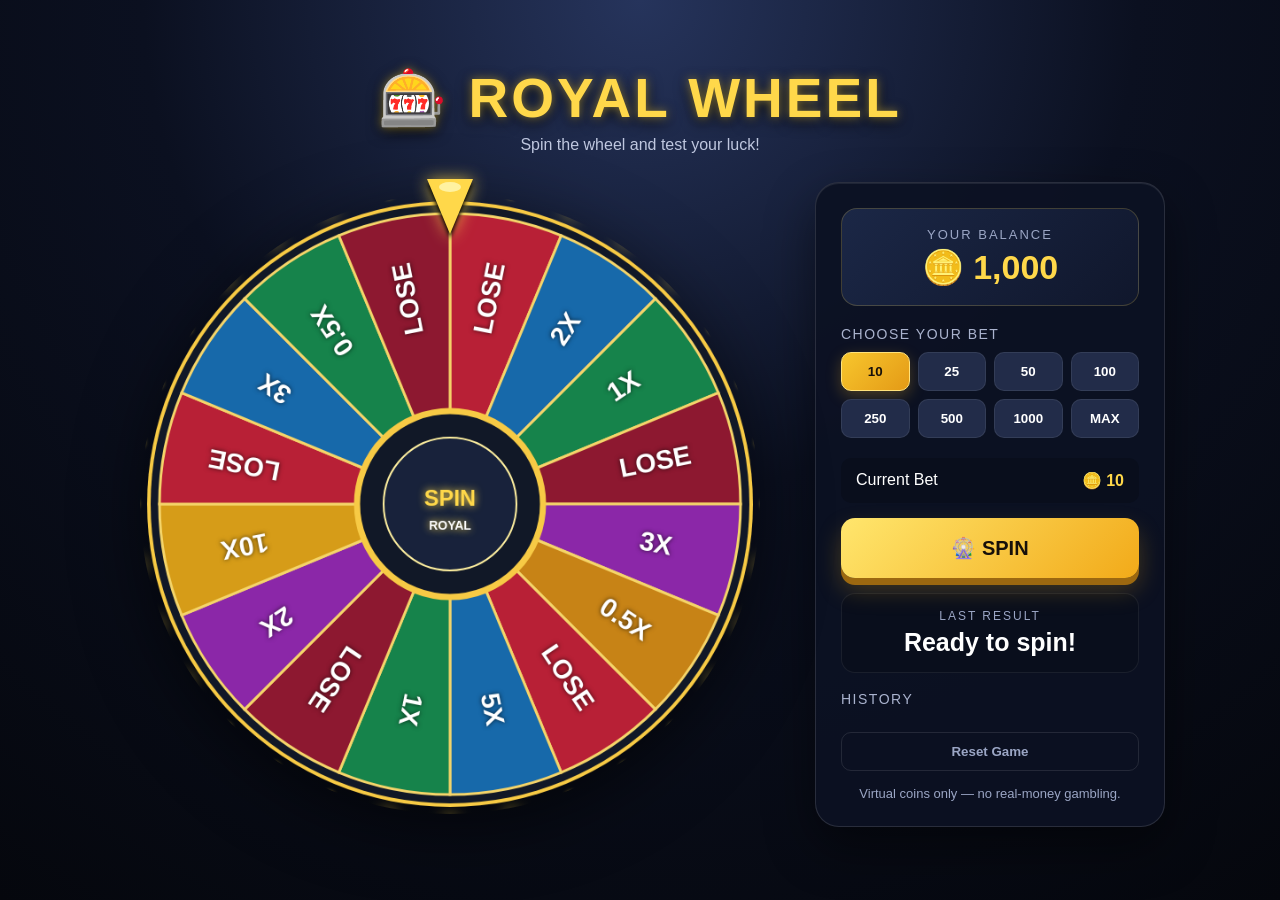
<file: index.html>
<!DOCTYPE html>
<html lang="en">
<head>
<meta charset="UTF-8">
<meta name="viewport" content="width=device-width, initial-scale=1.0">
<title>Royal Wheel Casino</title>

<style>
    * {
        box-sizing: border-box;
        margin: 0;
        padding: 0;
    }

    body {
        min-height: 100vh;
        font-family: Arial, Helvetica, sans-serif;
        background:
            radial-gradient(circle at top, #26345c 0%, #0b1020 45%, #05070d 100%);
        color: white;
        display: flex;
        justify-content: center;
        align-items: center;
        overflow-x: hidden;
    }

    .game {
        width: min(1100px, 96vw);
        padding: 25px;
    }

    .header {
        text-align: center;
        margin-bottom: 20px;
    }

    .header h1 {
        font-size: clamp(30px, 5vw, 55px);
        color: #ffd84a;
        text-shadow:
            0 0 10px rgba(255, 216, 74, .5),
            0 4px 15px #000;
        letter-spacing: 3px;
    }

    .header p {
        color: #bfc7df;
        margin-top: 5px;
    }

    .casino {
        display: grid;
        grid-template-columns: 1fr 350px;
        gap: 30px;
        align-items: center;
    }

    .wheel-area {
        position: relative;
        display: flex;
        justify-content: center;
        align-items: center;
        padding: 20px;
    }

    canvas {
        width: min(620px, 90vw);
        height: min(620px, 90vw);
        max-width: 620px;
        max-height: 620px;
        border-radius: 50%;
        filter: drop-shadow(0 15px 35px rgba(0,0,0,.6));
    }

    /* Pointer */
    .pointer {
        position: absolute;
        top: 5px;
        left: 50%;
        transform: translateX(-50%);
        z-index: 10;
        width: 0;
        height: 0;
        border-left: 23px solid transparent;
        border-right: 23px solid transparent;
        border-top: 55px solid #ffd84a;
        filter:
            drop-shadow(0 4px 2px #000)
            drop-shadow(0 0 8px rgba(255,216,74,.7));
    }

    .pointer::after {
        content: "";
        position: absolute;
        left: -11px;
        top: -52px;
        width: 22px;
        height: 10px;
        background: #fff2a1;
        border-radius: 50%;
    }

    .panel {
        background: rgba(13, 18, 35, .92);
        border: 1px solid rgba(255,255,255,.12);
        border-radius: 24px;
        padding: 25px;
        box-shadow:
            0 20px 50px rgba(0,0,0,.45),
            inset 0 1px rgba(255,255,255,.08);
    }

    .balance {
        background: linear-gradient(135deg, #1b2746, #10172c);
        border-radius: 16px;
        padding: 18px;
        text-align: center;
        margin-bottom: 20px;
        border: 1px solid rgba(255,216,74,.2);
    }

    .balance-label {
        color: #9ba6c5;
        font-size: 13px;
        text-transform: uppercase;
        letter-spacing: 2px;
    }

    .balance-value {
        font-size: 34px;
        font-weight: bold;
        color: #ffd84a;
        margin-top: 5px;
    }

    .section-title {
        font-size: 14px;
        color: #aab3ce;
        text-transform: uppercase;
        letter-spacing: 1.5px;
        margin-bottom: 10px;
    }

    .bet-buttons {
        display: grid;
        grid-template-columns: repeat(4, 1fr);
        gap: 8px;
        margin-bottom: 20px;
    }

    button {
        border: none;
        cursor: pointer;
        font-weight: bold;
        transition: .2s;
    }

    .bet-btn {
        padding: 11px 5px;
        border-radius: 10px;
        color: white;
        background: #222c49;
        border: 1px solid rgba(255,255,255,.08);
    }

    .bet-btn:hover {
        background: #304064;
        transform: translateY(-2px);
    }

    .bet-btn.active {
        background: linear-gradient(135deg, #f7c62d, #e49a16);
        color: #17100a;
        border-color: #ffe27b;
        box-shadow: 0 5px 15px rgba(255,193,35,.25);
    }

    .current-bet {
        display: flex;
        justify-content: space-between;
        align-items: center;
        background: #090e1c;
        padding: 13px 15px;
        border-radius: 10px;
        margin-bottom: 15px;
    }

    .current-bet span:last-child {
        color: #ffd84a;
        font-weight: bold;
    }

    .spin-btn {
        width: 100%;
        padding: 18px;
        border-radius: 14px;
        font-size: 20px;
        color: #17100a;
        background: linear-gradient(135deg, #ffe66d, #f2aa19);
        box-shadow:
            0 7px 0 #9c6810,
            0 12px 25px rgba(240,175,25,.25);
        margin-bottom: 15px;
    }

    .spin-btn:hover:not(:disabled) {
        transform: translateY(-2px);
        box-shadow:
            0 9px 0 #9c6810,
            0 15px 30px rgba(240,175,25,.35);
    }

    .spin-btn:active:not(:disabled) {
        transform: translateY(5px);
        box-shadow: 0 2px 0 #9c6810;
    }

    .spin-btn:disabled {
        cursor: not-allowed;
        opacity: .45;
    }

    .result {
        min-height: 80px;
        border-radius: 14px;
        padding: 15px;
        text-align: center;
        background: #090e1c;
        border: 1px solid rgba(255,255,255,.07);
    }

    .result-title {
        color: #9ba6c5;
        font-size: 12px;
        text-transform: uppercase;
        letter-spacing: 2px;
    }

    .result-value {
        margin-top: 5px;
        font-size: 25px;
        font-weight: bold;
    }

    .win {
        color: #53f08b;
    }

    .lose {
        color: #ff6074;
    }

    .history {
        margin-top: 18px;
    }

    .history-list {
        display: flex;
        flex-wrap: wrap;
        gap: 6px;
    }

    .history-item {
        min-width: 42px;
        padding: 7px;
        text-align: center;
        border-radius: 8px;
        background: #1c2640;
        font-size: 12px;
        font-weight: bold;
    }

    .history-item.win-history {
        border: 1px solid #45db7b;
        color: #62ef93;
    }

    .history-item.lose-history {
        border: 1px solid #ef5267;
        color: #ff7180;
    }

    .reset {
        width: 100%;
        padding: 11px;
        border-radius: 10px;
        background: transparent;
        color: #9ba6c5;
        border: 1px solid rgba(255,255,255,.1);
        margin-top: 15px;
    }

    .reset:hover {
        color: white;
        background: rgba(255,255,255,.05);
    }

    .message {
        text-align: center;
        color: #9ba6c5;
        font-size: 13px;
        margin-top: 15px;
    }

    @media (max-width: 850px) {
        .casino {
            grid-template-columns: 1fr;
        }

        .panel {
            max-width: 550px;
            width: 100%;
            margin: auto;
        }
    }

    @media (max-width: 500px) {
        .game {
            padding: 10px;
        }

        .wheel-area {
            padding: 5px;
        }

        .panel {
            padding: 18px;
        }

        .bet-buttons {
            grid-template-columns: repeat(2, 1fr);
        }
    }
</style>
</head>

<body>

<div class="game">

    <div class="header">
        <h1>🎰 ROYAL WHEEL</h1>
        <p>Spin the wheel and test your luck!</p>
    </div>

    <div class="casino">

        <div class="wheel-area">
            <div class="pointer"></div>
            <canvas id="wheel" width="700" height="700"></canvas>
        </div>

        <div class="panel">

            <div class="balance">
                <div class="balance-label">Your Balance</div>
                <div class="balance-value">
                    🪙 <span id="balance">1000</span>
                </div>
            </div>

            <div class="section-title">Choose your bet</div>

            <div class="bet-buttons">
                <button class="bet-btn active" data-bet="10">10</button>
                <button class="bet-btn" data-bet="25">25</button>
                <button class="bet-btn" data-bet="50">50</button>
                <button class="bet-btn" data-bet="100">100</button>
                <button class="bet-btn" data-bet="250">250</button>
                <button class="bet-btn" data-bet="500">500</button>
                <button class="bet-btn" data-bet="1000">1000</button>
                <button class="bet-btn" data-bet="custom">MAX</button>
            </div>

            <div class="current-bet">
                <span>Current Bet</span>
                <span>🪙 <span id="bet">10</span></span>
            </div>

            <button class="spin-btn" id="spinBtn">
                🎡 SPIN
            </button>

            <div class="result">
                <div class="result-title">Last Result</div>
                <div class="result-value" id="result">
                    Ready to spin!
                </div>
            </div>

            <div class="history">
                <div class="section-title">History</div>
                <div class="history-list" id="history"></div>
            </div>

            <button class="reset" id="resetBtn">
                Reset Game
            </button>

            <div class="message">
                Virtual coins only — no real-money gambling.
            </div>

        </div>

    </div>
</div>

<script>
/* ==========================================
   ROYAL WHEEL
   Virtual casino-style wheel game
   ========================================== */

const canvas = document.getElementById("wheel");
const ctx = canvas.getContext("2d");

const balanceEl = document.getElementById("balance");
const betEl = document.getElementById("bet");
const resultEl = document.getElementById("result");
const spinBtn = document.getElementById("spinBtn");
const historyEl = document.getElementById("history");
const resetBtn = document.getElementById("resetBtn");
const betButtons = document.querySelectorAll(".bet-btn");

let balance = 1000;
let currentBet = 10;
let rotation = 0;
let spinning = false;

/*
    Wheel configuration.

    multiplier:
    0 = lose
    0.5 = receive half of bet
    1 = receive original bet
    2 = win 2x
    3 = win 3x
    5 = win 5x
    10 = win 10x
*/

const sectors = [
    { label: "LOSE", multiplier: 0, color: "#b82036" },
    { label: "2X", multiplier: 2, color: "#1769aa" },
    { label: "1X", multiplier: 1, color: "#16834b" },
    { label: "LOSE", multiplier: 0, color: "#8d1830" },
    { label: "3X", multiplier: 3, color: "#8b27a8" },
    { label: "0.5X", multiplier: 0.5, color: "#c78316" },
    { label: "LOSE", multiplier: 0, color: "#b82036" },
    { label: "5X", multiplier: 5, color: "#1769aa" },
    { label: "1X", multiplier: 1, color: "#16834b" },
    { label: "LOSE", multiplier: 0, color: "#8d1830" },
    { label: "2X", multiplier: 2, color: "#8b27a8" },
    { label: "10X", multiplier: 10, color: "#d69c18" },
    { label: "LOSE", multiplier: 0, color: "#b82036" },
    { label: "3X", multiplier: 3, color: "#1769aa" },
    { label: "0.5X", multiplier: 0.5, color: "#16834b" },
    { label: "LOSE", multiplier: 0, color: "#8d1830" }
];

const segmentAngle = (Math.PI * 2) / sectors.length;


/* ==========================================
   DRAW WHEEL
   ========================================== */

function drawWheel() {

    const center = canvas.width / 2;
    const radius = canvas.width / 2 - 12;

    ctx.clearRect(0, 0, canvas.width, canvas.height);

    ctx.save();

    ctx.translate(center, center);
    ctx.rotate(rotation);

    // Outer gold ring
    ctx.beginPath();
    ctx.arc(0, 0, radius + 4, 0, Math.PI * 2);
    ctx.fillStyle = "#f7ca45";
    ctx.fill();

    // Dark border
    ctx.beginPath();
    ctx.arc(0, 0, radius, 0, Math.PI * 2);
    ctx.fillStyle = "#111827";
    ctx.fill();

    for (let i = 0; i < sectors.length; i++) {

        const start = i * segmentAngle - Math.PI / 2;
        const end = start + segmentAngle;

        const sector = sectors[i];

        // Sector
        ctx.beginPath();
        ctx.moveTo(0, 0);
        ctx.arc(0, 0, radius - 10, start, end);
        ctx.closePath();

        ctx.fillStyle = sector.color;
        ctx.fill();

        // Sector border
        ctx.strokeStyle = "#f5d56a";
        ctx.lineWidth = 3;
        ctx.stroke();

        // Text
        const textAngle = start + segmentAngle / 2;

        ctx.save();

        ctx.rotate(textAngle);

        ctx.textAlign = "center";
        ctx.textBaseline = "middle";

        ctx.font = "bold 30px Arial";
        ctx.fillStyle = "#ffffff";
        ctx.shadowColor = "rgba(0,0,0,.7)";
        ctx.shadowBlur = 5;

        ctx.fillText(
            sector.label,
            radius * 0.70,
            0
        );

        ctx.restore();
    }

    // Inner circle
    ctx.beginPath();
    ctx.arc(0, 0, 105, 0, Math.PI * 2);
    ctx.fillStyle = "#111827";
    ctx.fill();

    ctx.strokeStyle = "#f7ca45";
    ctx.lineWidth = 7;
    ctx.stroke();

    // Center decoration
    ctx.beginPath();
    ctx.arc(0, 0, 75, 0, Math.PI * 2);
    ctx.fillStyle = "#18223b";
    ctx.fill();

    ctx.strokeStyle = "#fff0a0";
    ctx.lineWidth = 2;
    ctx.stroke();

    ctx.fillStyle = "#ffd84a";
    ctx.font = "bold 25px Arial";
    ctx.textAlign = "center";
    ctx.textBaseline = "middle";
    ctx.shadowBlur = 10;
    ctx.fillText("SPIN", 0, -5);

    ctx.font = "bold 14px Arial";
    ctx.fillStyle = "#ffffff";
    ctx.fillText("ROYAL", 0, 25);

    ctx.restore();

    // Outer lights
    drawLights(center, center, radius + 20);
}


/* ==========================================
   DRAW OUTER LIGHTS
   ========================================== */

function drawLights(cx, cy, radius) {

    const lights = 32;

    for (let i = 0; i < lights; i++) {

        const angle = (Math.PI * 2 / lights) * i;

        const x = cx + Math.cos(angle) * radius;
        const y = cy + Math.sin(angle) * radius;

        ctx.beginPath();
        ctx.arc(x, y, 6, 0, Math.PI * 2);

        const pulse =
            Math.sin(Date.now() / 180 + i) > 0;

        ctx.fillStyle = pulse
            ? "#fff3a0"
            : "#d69c18";

        ctx.shadowColor = "#ffd84a";
        ctx.shadowBlur = pulse ? 18 : 5;

        ctx.fill();
    }

    ctx.shadowBlur = 0;
}


/* ==========================================
   ANIMATION LOOP
   ========================================== */

function animationLoop() {
    drawWheel();
    requestAnimationFrame(animationLoop);
}

animationLoop();


/* ==========================================
   BET BUTTONS
   ========================================== */

betButtons.forEach(button => {

    button.addEventListener("click", () => {

        if (spinning) return;

        let value = button.dataset.bet;

        if (value === "custom") {
            currentBet = balance;
        } else {
            currentBet = Number(value);
        }

        if (currentBet > balance) {
            currentBet = balance;
        }

        if (currentBet < 1) {
            currentBet = 1;
        }

        betButtons.forEach(b =>
            b.classList.remove("active")
        );

        button.classList.add("active");

        updateUI();
    });

});


/* ==========================================
   SPIN
   ========================================== */

spinBtn.addEventListener("click", spin);

function spin() {

    if (spinning) return;

    if (currentBet > balance) {
        currentBet = balance;
    }

    if (currentBet <= 0) {
        resultEl.textContent = "Game over!";
        resultEl.className = "result-value lose";
        return;
    }

    spinning = true;
    spinBtn.disabled = true;

    // Take bet
    balance -= currentBet;

    updateUI();

    resultEl.textContent = "Spinning...";
    resultEl.className = "result-value";

    /*
        Random winning sector.

        We select the sector first,
        then calculate the exact rotation
        needed to put it under the pointer.
    */

    const winningIndex =
        Math.floor(Math.random() * sectors.length);

    const segment = sectors[winningIndex];

    // Center angle of winning sector
    const targetAngle =
        winningIndex * segmentAngle +
        segmentAngle / 2;

    /*
        Pointer is at -90 degrees.

        Wheel is rotated, so we calculate
        the final rotation that places the
        selected sector under the pointer.
    */

    const desiredRotation =
        -targetAngle;

    const currentNormalized =
        rotation % (Math.PI * 2);

    let difference =
        desiredRotation - currentNormalized;

    while (difference < 0) {
        difference += Math.PI * 2;
    }

    // Add several complete rotations
    const fullSpins =
        7 + Math.floor(Math.random() * 4);

    const finalRotation =
        rotation +
        fullSpins * Math.PI * 2 +
        difference;

    const startRotation = rotation;
    const duration = 5000;

    const startTime = performance.now();

    function animate(time) {

        const elapsed = time - startTime;
        let progress = elapsed / duration;

        if (progress > 1) {
            progress = 1;
        }

        /*
            Cubic ease-out:
            Fast at first, slow at the end.
        */

        const eased =
            1 - Math.pow(1 - progress, 4);

        rotation =
            startRotation +
            (finalRotation - startRotation) *
            eased;

        if (progress < 1) {

            requestAnimationFrame(animate);

        } else {

            rotation = finalRotation;

            finishSpin(segment);
        }
    }

    requestAnimationFrame(animate);
}


/* ==========================================
   FINISH SPIN
   ========================================== */

function finishSpin(segment) {

    const bet = currentBet;

    let payout = 0;

    if (segment.multiplier > 0) {
        payout = Math.floor(
            bet * segment.multiplier
        );

        balance += payout;
    }

    let message;

    if (segment.multiplier === 0) {

        message = "💥 YOU LOST " + bet;

        resultEl.className =
            "result-value lose";

        addHistory(
            segment.label,
            false
        );

    } else {

        const profit =
            payout - bet;

        if (segment.multiplier === 1) {
            message = "😐 BREAK EVEN";
        } else {
            message =
                "🎉 WIN +" +
                profit +
                "!";
        }

        resultEl.className =
            "result-value win";

        addHistory(
            segment.label,
            true
        );
    }

    resultEl.textContent =
        message;

    spinning = false;
    spinBtn.disabled = false;

    updateUI();

    // Game over
    if (balance <= 0) {

        resultEl.textContent =
            "💀 GAME OVER";

        spinBtn.disabled = true;
    }

    // Automatically adjust bet
    if (currentBet > balance && balance > 0) {
        currentBet = balance;
        updateUI();
    }
}


/* ==========================================
   HISTORY
   ========================================== */

function addHistory(label, won) {

    const item =
        document.createElement("div");

    item.className =
        "history-item " +
        (won
            ? "win-history"
            : "lose-history");

    item.textContent = label;

    historyEl.prepend(item);

    // Keep only last 12
    while (historyEl.children.length > 12) {
        historyEl.removeChild(
            historyEl.lastChild
        );
    }
}


/* ==========================================
   UI
   ========================================== */

function updateUI() {

    balanceEl.textContent =
        balance.toLocaleString();

    betEl.textContent =
        currentBet.toLocaleString();
}


/* ==========================================
   RESET
   ========================================== */

resetBtn.addEventListener("click", () => {

    if (spinning) return;

    balance = 1000;
    currentBet = 10;
    rotation = 0;

    historyEl.innerHTML = "";

    resultEl.textContent =
        "Ready to spin!";

    resultEl.className =
        "result-value";

    betButtons.forEach(button =>
        button.classList.remove("active")
    );

    document
        .querySelector('[data-bet="10"]')
        .classList.add("active");

    spinBtn.disabled = false;

    updateUI();
});


/* ==========================================
   KEYBOARD SUPPORT
   ========================================== */

document.addEventListener("keydown", e => {

    if (e.code === "Space") {

        e.preventDefault();

        if (!spinning) {
            spin();
        }
    }
});


/* Initial UI */
updateUI();

</script>

</body>
</html>
</file>
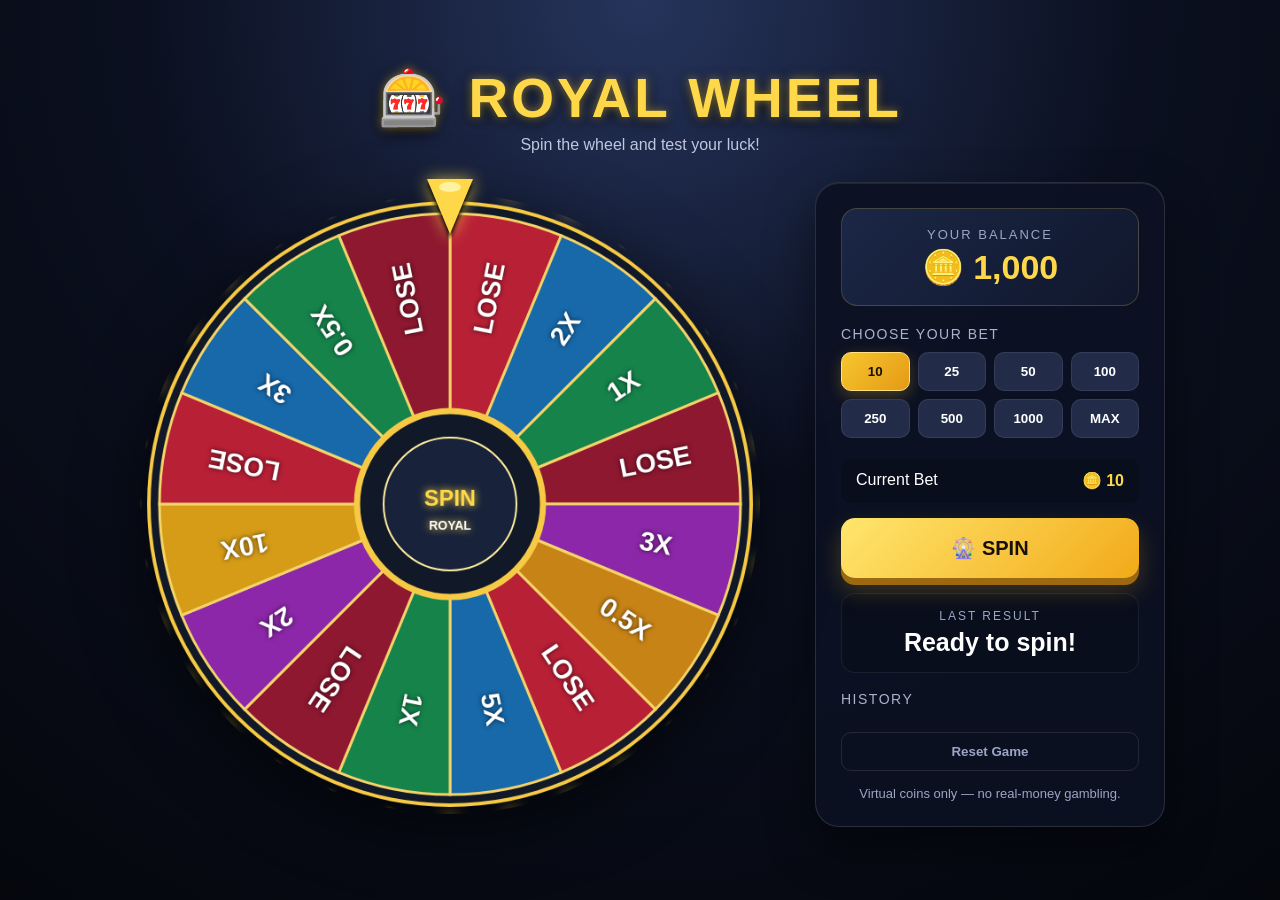
<file: game.html>
<!DOCTYPE html>
<html lang="en">
<head>
<meta charset="UTF-8">
<meta name="viewport" content="width=device-width, initial-scale=1.0">
<title>Royal Wheel Casino</title>

<style>
    * {
        box-sizing: border-box;
        margin: 0;
        padding: 0;
    }

    body {
        min-height: 100vh;
        font-family: Arial, Helvetica, sans-serif;
        background:
            radial-gradient(circle at top, #26345c 0%, #0b1020 45%, #05070d 100%);
        color: white;
        display: flex;
        justify-content: center;
        align-items: center;
        overflow-x: hidden;
    }

    .game {
        width: min(1100px, 96vw);
        padding: 25px;
    }

    .header {
        text-align: center;
        margin-bottom: 20px;
    }

    .header h1 {
        font-size: clamp(30px, 5vw, 55px);
        color: #ffd84a;
        text-shadow:
            0 0 10px rgba(255, 216, 74, .5),
            0 4px 15px #000;
        letter-spacing: 3px;
    }

    .header p {
        color: #bfc7df;
        margin-top: 5px;
    }

    .casino {
        display: grid;
        grid-template-columns: 1fr 350px;
        gap: 30px;
        align-items: center;
    }

    .wheel-area {
        position: relative;
        display: flex;
        justify-content: center;
        align-items: center;
        padding: 20px;
    }

    canvas {
        width: min(620px, 90vw);
        height: min(620px, 90vw);
        max-width: 620px;
        max-height: 620px;
        border-radius: 50%;
        filter: drop-shadow(0 15px 35px rgba(0,0,0,.6));
    }

    /* Pointer */
    .pointer {
        position: absolute;
        top: 5px;
        left: 50%;
        transform: translateX(-50%);
        z-index: 10;
        width: 0;
        height: 0;
        border-left: 23px solid transparent;
        border-right: 23px solid transparent;
        border-top: 55px solid #ffd84a;
        filter:
            drop-shadow(0 4px 2px #000)
            drop-shadow(0 0 8px rgba(255,216,74,.7));
    }

    .pointer::after {
        content: "";
        position: absolute;
        left: -11px;
        top: -52px;
        width: 22px;
        height: 10px;
        background: #fff2a1;
        border-radius: 50%;
    }

    .panel {
        background: rgba(13, 18, 35, .92);
        border: 1px solid rgba(255,255,255,.12);
        border-radius: 24px;
        padding: 25px;
        box-shadow:
            0 20px 50px rgba(0,0,0,.45),
            inset 0 1px rgba(255,255,255,.08);
    }

    .balance {
        background: linear-gradient(135deg, #1b2746, #10172c);
        border-radius: 16px;
        padding: 18px;
        text-align: center;
        margin-bottom: 20px;
        border: 1px solid rgba(255,216,74,.2);
    }

    .balance-label {
        color: #9ba6c5;
        font-size: 13px;
        text-transform: uppercase;
        letter-spacing: 2px;
    }

    .balance-value {
        font-size: 34px;
        font-weight: bold;
        color: #ffd84a;
        margin-top: 5px;
    }

    .section-title {
        font-size: 14px;
        color: #aab3ce;
        text-transform: uppercase;
        letter-spacing: 1.5px;
        margin-bottom: 10px;
    }

    .bet-buttons {
        display: grid;
        grid-template-columns: repeat(4, 1fr);
        gap: 8px;
        margin-bottom: 20px;
    }

    button {
        border: none;
        cursor: pointer;
        font-weight: bold;
        transition: .2s;
    }

    .bet-btn {
        padding: 11px 5px;
        border-radius: 10px;
        color: white;
        background: #222c49;
        border: 1px solid rgba(255,255,255,.08);
    }

    .bet-btn:hover {
        background: #304064;
        transform: translateY(-2px);
    }

    .bet-btn.active {
        background: linear-gradient(135deg, #f7c62d, #e49a16);
        color: #17100a;
        border-color: #ffe27b;
        box-shadow: 0 5px 15px rgba(255,193,35,.25);
    }

    .current-bet {
        display: flex;
        justify-content: space-between;
        align-items: center;
        background: #090e1c;
        padding: 13px 15px;
        border-radius: 10px;
        margin-bottom: 15px;
    }

    .current-bet span:last-child {
        color: #ffd84a;
        font-weight: bold;
    }

    .spin-btn {
        width: 100%;
        padding: 18px;
        border-radius: 14px;
        font-size: 20px;
        color: #17100a;
        background: linear-gradient(135deg, #ffe66d, #f2aa19);
        box-shadow:
            0 7px 0 #9c6810,
            0 12px 25px rgba(240,175,25,.25);
        margin-bottom: 15px;
    }

    .spin-btn:hover:not(:disabled) {
        transform: translateY(-2px);
        box-shadow:
            0 9px 0 #9c6810,
            0 15px 30px rgba(240,175,25,.35);
    }

    .spin-btn:active:not(:disabled) {
        transform: translateY(5px);
        box-shadow: 0 2px 0 #9c6810;
    }

    .spin-btn:disabled {
        cursor: not-allowed;
        opacity: .45;
    }

    .result {
        min-height: 80px;
        border-radius: 14px;
        padding: 15px;
        text-align: center;
        background: #090e1c;
        border: 1px solid rgba(255,255,255,.07);
    }

    .result-title {
        color: #9ba6c5;
        font-size: 12px;
        text-transform: uppercase;
        letter-spacing: 2px;
    }

    .result-value {
        margin-top: 5px;
        font-size: 25px;
        font-weight: bold;
    }

    .win {
        color: #53f08b;
    }

    .lose {
        color: #ff6074;
    }

    .history {
        margin-top: 18px;
    }

    .history-list {
        display: flex;
        flex-wrap: wrap;
        gap: 6px;
    }

    .history-item {
        min-width: 42px;
        padding: 7px;
        text-align: center;
        border-radius: 8px;
        background: #1c2640;
        font-size: 12px;
        font-weight: bold;
    }

    .history-item.win-history {
        border: 1px solid #45db7b;
        color: #62ef93;
    }

    .history-item.lose-history {
        border: 1px solid #ef5267;
        color: #ff7180;
    }

    .reset {
        width: 100%;
        padding: 11px;
        border-radius: 10px;
        background: transparent;
        color: #9ba6c5;
        border: 1px solid rgba(255,255,255,.1);
        margin-top: 15px;
    }

    .reset:hover {
        color: white;
        background: rgba(255,255,255,.05);
    }

    .message {
        text-align: center;
        color: #9ba6c5;
        font-size: 13px;
        margin-top: 15px;
    }

    @media (max-width: 850px) {
        .casino {
            grid-template-columns: 1fr;
        }

        .panel {
            max-width: 550px;
            width: 100%;
            margin: auto;
        }
    }

    @media (max-width: 500px) {
        .game {
            padding: 10px;
        }

        .wheel-area {
            padding: 5px;
        }

        .panel {
            padding: 18px;
        }

        .bet-buttons {
            grid-template-columns: repeat(2, 1fr);
        }
    }
</style>
</head>

<body>

<div class="game">

    <div class="header">
        <h1>🎰 ROYAL WHEEL</h1>
        <p>Spin the wheel and test your luck!</p>
    </div>

    <div class="casino">

        <div class="wheel-area">
            <div class="pointer"></div>
            <canvas id="wheel" width="700" height="700"></canvas>
        </div>

        <div class="panel">

            <div class="balance">
                <div class="balance-label">Your Balance</div>
                <div class="balance-value">
                    🪙 <span id="balance">1000</span>
                </div>
            </div>

            <div class="section-title">Choose your bet</div>

            <div class="bet-buttons">
                <button class="bet-btn active" data-bet="10">10</button>
                <button class="bet-btn" data-bet="25">25</button>
                <button class="bet-btn" data-bet="50">50</button>
                <button class="bet-btn" data-bet="100">100</button>
                <button class="bet-btn" data-bet="250">250</button>
                <button class="bet-btn" data-bet="500">500</button>
                <button class="bet-btn" data-bet="1000">1000</button>
                <button class="bet-btn" data-bet="custom">MAX</button>
            </div>

            <div class="current-bet">
                <span>Current Bet</span>
                <span>🪙 <span id="bet">10</span></span>
            </div>

            <button class="spin-btn" id="spinBtn">
                🎡 SPIN
            </button>

            <div class="result">
                <div class="result-title">Last Result</div>
                <div class="result-value" id="result">
                    Ready to spin!
                </div>
            </div>

            <div class="history">
                <div class="section-title">History</div>
                <div class="history-list" id="history"></div>
            </div>

            <button class="reset" id="resetBtn">
                Reset Game
            </button>

            <div class="message">
                Virtual coins only — no real-money gambling.
            </div>

        </div>

    </div>
</div>

<script>
/* ==========================================
   ROYAL WHEEL
   Virtual casino-style wheel game
   ========================================== */

const canvas = document.getElementById("wheel");
const ctx = canvas.getContext("2d");

const balanceEl = document.getElementById("balance");
const betEl = document.getElementById("bet");
const resultEl = document.getElementById("result");
const spinBtn = document.getElementById("spinBtn");
const historyEl = document.getElementById("history");
const resetBtn = document.getElementById("resetBtn");
const betButtons = document.querySelectorAll(".bet-btn");

let balance = 1000;
let currentBet = 10;
let rotation = 0;
let spinning = false;

/*
    Wheel configuration.

    multiplier:
    0 = lose
    0.5 = receive half of bet
    1 = receive original bet
    2 = win 2x
    3 = win 3x
    5 = win 5x
    10 = win 10x
*/

const sectors = [
    { label: "LOSE", multiplier: 0, color: "#b82036" },
    { label: "2X", multiplier: 2, color: "#1769aa" },
    { label: "1X", multiplier: 1, color: "#16834b" },
    { label: "LOSE", multiplier: 0, color: "#8d1830" },
    { label: "3X", multiplier: 3, color: "#8b27a8" },
    { label: "0.5X", multiplier: 0.5, color: "#c78316" },
    { label: "LOSE", multiplier: 0, color: "#b82036" },
    { label: "5X", multiplier: 5, color: "#1769aa" },
    { label: "1X", multiplier: 1, color: "#16834b" },
    { label: "LOSE", multiplier: 0, color: "#8d1830" },
    { label: "2X", multiplier: 2, color: "#8b27a8" },
    { label: "10X", multiplier: 10, color: "#d69c18" },
    { label: "LOSE", multiplier: 0, color: "#b82036" },
    { label: "3X", multiplier: 3, color: "#1769aa" },
    { label: "0.5X", multiplier: 0.5, color: "#16834b" },
    { label: "LOSE", multiplier: 0, color: "#8d1830" }
];

const segmentAngle = (Math.PI * 2) / sectors.length;


/* ==========================================
   DRAW WHEEL
   ========================================== */

function drawWheel() {

    const center = canvas.width / 2;
    const radius = canvas.width / 2 - 12;

    ctx.clearRect(0, 0, canvas.width, canvas.height);

    ctx.save();

    ctx.translate(center, center);
    ctx.rotate(rotation);

    // Outer gold ring
    ctx.beginPath();
    ctx.arc(0, 0, radius + 4, 0, Math.PI * 2);
    ctx.fillStyle = "#f7ca45";
    ctx.fill();

    // Dark border
    ctx.beginPath();
    ctx.arc(0, 0, radius, 0, Math.PI * 2);
    ctx.fillStyle = "#111827";
    ctx.fill();

    for (let i = 0; i < sectors.length; i++) {

        const start = i * segmentAngle - Math.PI / 2;
        const end = start + segmentAngle;

        const sector = sectors[i];

        // Sector
        ctx.beginPath();
        ctx.moveTo(0, 0);
        ctx.arc(0, 0, radius - 10, start, end);
        ctx.closePath();

        ctx.fillStyle = sector.color;
        ctx.fill();

        // Sector border
        ctx.strokeStyle = "#f5d56a";
        ctx.lineWidth = 3;
        ctx.stroke();

        // Text
        const textAngle = start + segmentAngle / 2;

        ctx.save();

        ctx.rotate(textAngle);

        ctx.textAlign = "center";
        ctx.textBaseline = "middle";

        ctx.font = "bold 30px Arial";
        ctx.fillStyle = "#ffffff";
        ctx.shadowColor = "rgba(0,0,0,.7)";
        ctx.shadowBlur = 5;

        ctx.fillText(
            sector.label,
            radius * 0.70,
            0
        );

        ctx.restore();
    }

    // Inner circle
    ctx.beginPath();
    ctx.arc(0, 0, 105, 0, Math.PI * 2);
    ctx.fillStyle = "#111827";
    ctx.fill();

    ctx.strokeStyle = "#f7ca45";
    ctx.lineWidth = 7;
    ctx.stroke();

    // Center decoration
    ctx.beginPath();
    ctx.arc(0, 0, 75, 0, Math.PI * 2);
    ctx.fillStyle = "#18223b";
    ctx.fill();

    ctx.strokeStyle = "#fff0a0";
    ctx.lineWidth = 2;
    ctx.stroke();

    ctx.fillStyle = "#ffd84a";
    ctx.font = "bold 25px Arial";
    ctx.textAlign = "center";
    ctx.textBaseline = "middle";
    ctx.shadowBlur = 10;
    ctx.fillText("SPIN", 0, -5);

    ctx.font = "bold 14px Arial";
    ctx.fillStyle = "#ffffff";
    ctx.fillText("ROYAL", 0, 25);

    ctx.restore();

    // Outer lights
    drawLights(center, center, radius + 20);
}


/* ==========================================
   DRAW OUTER LIGHTS
   ========================================== */

function drawLights(cx, cy, radius) {

    const lights = 32;

    for (let i = 0; i < lights; i++) {

        const angle = (Math.PI * 2 / lights) * i;

        const x = cx + Math.cos(angle) * radius;
        const y = cy + Math.sin(angle) * radius;

        ctx.beginPath();
        ctx.arc(x, y, 6, 0, Math.PI * 2);

        const pulse =
            Math.sin(Date.now() / 180 + i) > 0;

        ctx.fillStyle = pulse
            ? "#fff3a0"
            : "#d69c18";

        ctx.shadowColor = "#ffd84a";
        ctx.shadowBlur = pulse ? 18 : 5;

        ctx.fill();
    }

    ctx.shadowBlur = 0;
}


/* ==========================================
   ANIMATION LOOP
   ========================================== */

function animationLoop() {
    drawWheel();
    requestAnimationFrame(animationLoop);
}

animationLoop();


/* ==========================================
   BET BUTTONS
   ========================================== */

betButtons.forEach(button => {

    button.addEventListener("click", () => {

        if (spinning) return;

        let value = button.dataset.bet;

        if (value === "custom") {
            currentBet = balance;
        } else {
            currentBet = Number(value);
        }

        if (currentBet > balance) {
            currentBet = balance;
        }

        if (currentBet < 1) {
            currentBet = 1;
        }

        betButtons.forEach(b =>
            b.classList.remove("active")
        );

        button.classList.add("active");

        updateUI();
    });

});


/* ==========================================
   SPIN
   ========================================== */

spinBtn.addEventListener("click", spin);

function spin() {

    if (spinning) return;

    if (currentBet > balance) {
        currentBet = balance;
    }

    if (currentBet <= 0) {
        resultEl.textContent = "Game over!";
        resultEl.className = "result-value lose";
        return;
    }

    spinning = true;
    spinBtn.disabled = true;

    // Take bet
    balance -= currentBet;

    updateUI();

    resultEl.textContent = "Spinning...";
    resultEl.className = "result-value";

    /*
        Random winning sector.

        We select the sector first,
        then calculate the exact rotation
        needed to put it under the pointer.
    */

    const winningIndex =
        Math.floor(Math.random() * sectors.length);

    const segment = sectors[winningIndex];

    // Center angle of winning sector
    const targetAngle =
        winningIndex * segmentAngle +
        segmentAngle / 2;

    /*
        Pointer is at -90 degrees.

        Wheel is rotated, so we calculate
        the final rotation that places the
        selected sector under the pointer.
    */

    const desiredRotation =
        -targetAngle;

    const currentNormalized =
        rotation % (Math.PI * 2);

    let difference =
        desiredRotation - currentNormalized;

    while (difference < 0) {
        difference += Math.PI * 2;
    }

    // Add several complete rotations
    const fullSpins =
        7 + Math.floor(Math.random() * 4);

    const finalRotation =
        rotation +
        fullSpins * Math.PI * 2 +
        difference;

    const startRotation = rotation;
    const duration = 5000;

    const startTime = performance.now();

    function animate(time) {

        const elapsed = time - startTime;
        let progress = elapsed / duration;

        if (progress > 1) {
            progress = 1;
        }

        /*
            Cubic ease-out:
            Fast at first, slow at the end.
        */

        const eased =
            1 - Math.pow(1 - progress, 4);

        rotation =
            startRotation +
            (finalRotation - startRotation) *
            eased;

        if (progress < 1) {

            requestAnimationFrame(animate);

        } else {

            rotation = finalRotation;

            finishSpin(segment);
        }
    }

    requestAnimationFrame(animate);
}


/* ==========================================
   FINISH SPIN
   ========================================== */

function finishSpin(segment) {

    const bet = currentBet;

    let payout = 0;

    if (segment.multiplier > 0) {
        payout = Math.floor(
            bet * segment.multiplier
        );

        balance += payout;
    }

    let message;

    if (segment.multiplier === 0) {

        message = "💥 YOU LOST " + bet;

        resultEl.className =
            "result-value lose";

        addHistory(
            segment.label,
            false
        );

    } else {

        const profit =
            payout - bet;

        if (segment.multiplier === 1) {
            message = "😐 BREAK EVEN";
        } else {
            message =
                "🎉 WIN +" +
                profit +
                "!";
        }

        resultEl.className =
            "result-value win";

        addHistory(
            segment.label,
            true
        );
    }

    resultEl.textContent =
        message;

    spinning = false;
    spinBtn.disabled = false;

    updateUI();

    // Game over
    if (balance <= 0) {

        resultEl.textContent =
            "💀 GAME OVER";

        spinBtn.disabled = true;
    }

    // Automatically adjust bet
    if (currentBet > balance && balance > 0) {
        currentBet = balance;
        updateUI();
    }
}


/* ==========================================
   HISTORY
   ========================================== */

function addHistory(label, won) {

    const item =
        document.createElement("div");

    item.className =
        "history-item " +
        (won
            ? "win-history"
            : "lose-history");

    item.textContent = label;

    historyEl.prepend(item);

    // Keep only last 12
    while (historyEl.children.length > 12) {
        historyEl.removeChild(
            historyEl.lastChild
        );
    }
}


/* ==========================================
   UI
   ========================================== */

function updateUI() {

    balanceEl.textContent =
        balance.toLocaleString();

    betEl.textContent =
        currentBet.toLocaleString();
}


/* ==========================================
   RESET
   ========================================== */

resetBtn.addEventListener("click", () => {

    if (spinning) return;

    balance = 1000;
    currentBet = 10;
    rotation = 0;

    historyEl.innerHTML = "";

    resultEl.textContent =
        "Ready to spin!";

    resultEl.className =
        "result-value";

    betButtons.forEach(button =>
        button.classList.remove("active")
    );

    document
        .querySelector('[data-bet="10"]')
        .classList.add("active");

    spinBtn.disabled = false;

    updateUI();
});


/* ==========================================
   KEYBOARD SUPPORT
   ========================================== */

document.addEventListener("keydown", e => {

    if (e.code === "Space") {

        e.preventDefault();

        if (!spinning) {
            spin();
        }
    }
});


/* Initial UI */
updateUI();

</script>

</body>
</html>
</file>
